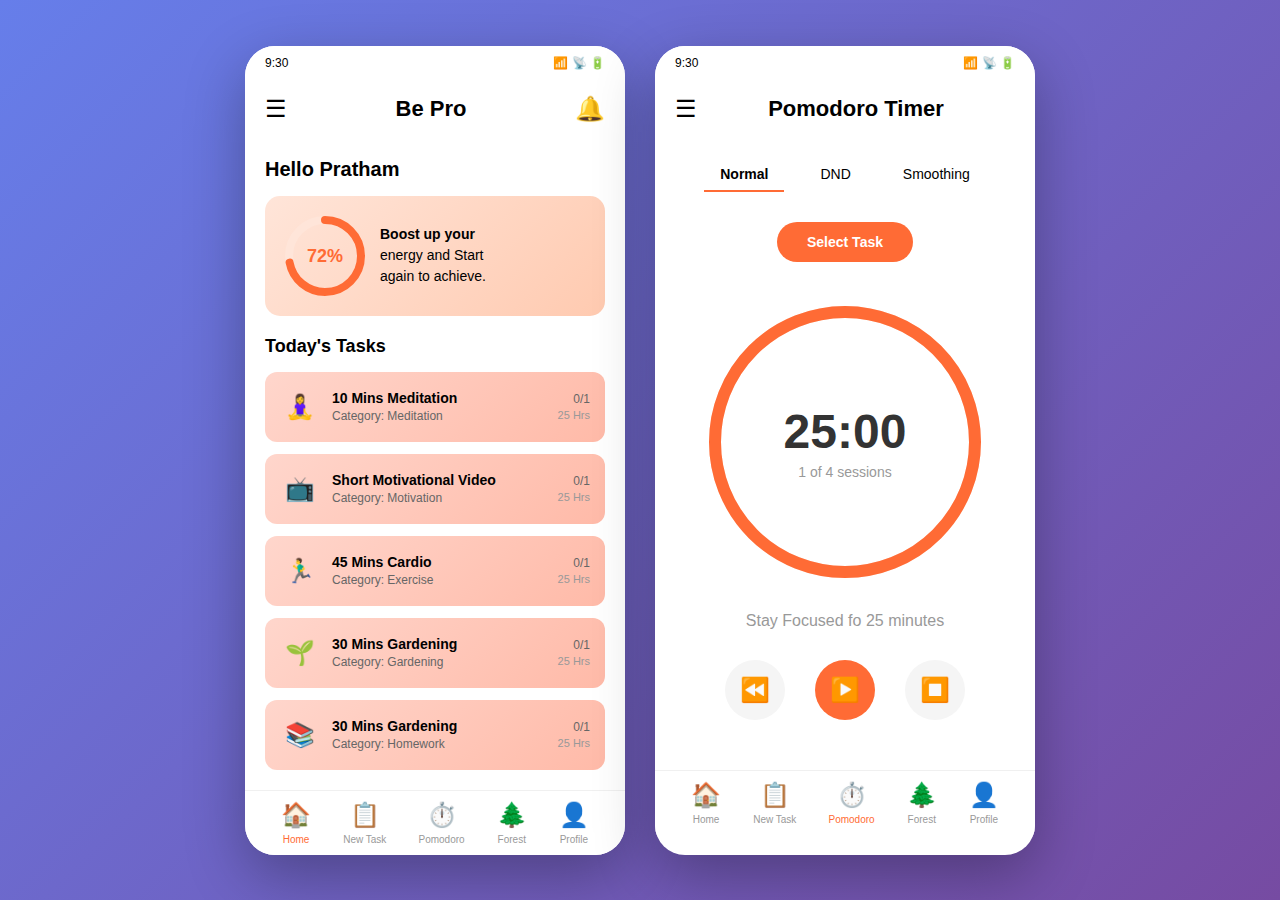
<file: home.html>
<!DOCTYPE html>
<html lang="ar" dir="ltr">
<head>
    <meta charset="UTF-8">
    <meta name="viewport" content="width=device-width, initial-scale=1.0">
    <title>Be Pro - Productivity App</title>
    <style>
        * {
            margin: 0;
            padding: 0;
            box-sizing: border-box;
        }

        body {
            font-family: 'Segoe UI', Tahoma, Geneva, Verdana, sans-serif;
            background: linear-gradient(135deg, #667eea 0%, #764ba2 100%);
            min-height: 100vh;
            display: flex;
            justify-content: center;
            align-items: center;
            padding: 20px;
        }

        .container {
            display: grid;
            grid-template-columns: repeat(auto-fit, minmax(320px, 380px));
            gap: 30px;
            max-width: 1200px;
        }

        .phone {
            background: #fff;
            border-radius: 30px;
            box-shadow: 0 20px 60px rgba(0, 0, 0, 0.3);
            overflow: hidden;
            position: relative;
        }

        .status-bar {
            background: #fff;
            padding: 10px 20px;
            display: flex;
            justify-content: space-between;
            align-items: center;
            font-size: 12px;
        }

        .header {
            background: #fff;
            padding: 15px 20px;
            display: flex;
            justify-content: space-between;
            align-items: center;
        }

        .header h1 {
            font-size: 22px;
            font-weight: 600;
        }

        .menu-icon, .notification-icon {
            font-size: 24px;
            cursor: pointer;
        }

        .notification-icon {
            color: #FF6B35;
        }

        .content {
            padding: 20px;
            min-height: 500px;
        }

        .greeting {
            font-size: 20px;
            font-weight: 600;
            margin-bottom: 15px;
        }

        .progress-card {
            background: linear-gradient(135deg, #FFE5D9 0%, #FFCAB0 100%);
            border-radius: 15px;
            padding: 20px;
            display: flex;
            align-items: center;
            gap: 15px;
            margin-bottom: 20px;
        }

        .progress-circle {
            position: relative;
            width: 80px;
            height: 80px;
        }

        .progress-circle svg {
            transform: rotate(-90deg);
        }

        .progress-circle circle {
            fill: none;
            stroke-width: 8;
        }

        .progress-bg {
            stroke: #FFE5D9;
        }

        .progress-fill {
            stroke: #FF6B35;
            stroke-linecap: round;
            transition: stroke-dashoffset 0.5s ease;
        }

        .progress-text {
            position: absolute;
            top: 50%;
            left: 50%;
            transform: translate(-50%, -50%);
            font-size: 18px;
            font-weight: bold;
            color: #FF6B35;
        }

        .progress-message {
            flex: 1;
            font-size: 14px;
            line-height: 1.5;
        }

        .section-title {
            font-size: 18px;
            font-weight: 600;
            margin-bottom: 15px;
        }

        .task-list {
            display: flex;
            flex-direction: column;
            gap: 12px;
        }

        .task-item {
            background: linear-gradient(135deg, #FFD6CC 0%, #FFBAA8 100%);
            border-radius: 12px;
            padding: 15px;
            display: flex;
            align-items: center;
            gap: 12px;
            cursor: pointer;
            transition: transform 0.2s, box-shadow 0.2s;
        }

        .task-item:hover {
            transform: translateY(-2px);
            box-shadow: 0 5px 15px rgba(0, 0, 0, 0.1);
        }

        .task-icon {
            width: 40px;
            height: 40px;
            border-radius: 8px;
            display: flex;
            align-items: center;
            justify-content: center;
            font-size: 24px;
        }

        .task-info {
            flex: 1;
        }

        .task-title {
            font-weight: 600;
            font-size: 14px;
            margin-bottom: 3px;
        }

        .task-category {
            font-size: 12px;
            color: #666;
        }

        .task-status {
            display: flex;
            flex-direction: column;
            align-items: flex-end;
            gap: 3px;
        }

        .task-progress {
            font-size: 12px;
            color: #666;
        }

        .task-points {
            font-size: 11px;
            color: #999;
        }

        .bottom-nav {
            background: #fff;
            padding: 10px 20px;
            display: flex;
            justify-content: space-around;
            border-top: 1px solid #f0f0f0;
        }

        .nav-item {
            display: flex;
            flex-direction: column;
            align-items: center;
            gap: 5px;
            cursor: pointer;
            transition: color 0.2s;
        }

        .nav-item.active {
            color: #FF6B35;
        }

        .nav-item:not(.active) {
            color: #999;
        }

        .nav-icon {
            font-size: 24px;
        }

        .nav-label {
            font-size: 10px;
        }

        /* Pomodoro Timer Styles */
        .timer-header {
            display: flex;
            justify-content: center;
            gap: 20px;
            margin-bottom: 30px;
        }

        .timer-mode {
            padding: 8px 16px;
            border: none;
            background: transparent;
            cursor: pointer;
            font-size: 14px;
            border-bottom: 2px solid transparent;
            transition: all 0.3s;
        }

        .timer-mode.active {
            border-bottom-color: #FF6B35;
            font-weight: 600;
        }

        .select-task-btn {
            background: #FF6B35;
            color: white;
            border: none;
            padding: 12px 30px;
            border-radius: 25px;
            font-size: 14px;
            font-weight: 600;
            cursor: pointer;
            margin: 0 auto 40px;
            display: block;
        }

        .timer-circle-container {
            display: flex;
            justify-content: center;
            align-items: center;
            margin-bottom: 30px;
        }

        .timer-circle {
            position: relative;
            width: 280px;
            height: 280px;
        }

        .timer-circle svg {
            transform: rotate(-90deg);
        }

        .timer-circle circle {
            fill: none;
            stroke-width: 12;
        }

        .timer-bg {
            stroke: #FFE5D9;
        }

        .timer-fill {
            stroke: #FF6B35;
            stroke-linecap: round;
            transition: stroke-dashoffset 1s linear;
        }

        .timer-display {
            position: absolute;
            top: 50%;
            left: 50%;
            transform: translate(-50%, -50%);
            text-align: center;
        }

        .timer-time {
            font-size: 48px;
            font-weight: bold;
            color: #333;
        }

        .timer-session {
            font-size: 14px;
            color: #999;
            margin-top: 5px;
        }

        .timer-message {
            text-align: center;
            color: #999;
            margin-bottom: 30px;
        }

        .timer-controls {
            display: flex;
            justify-content: center;
            gap: 30px;
            margin-bottom: 30px;
        }

        .control-btn {
            width: 60px;
            height: 60px;
            border: none;
            border-radius: 50%;
            background: #f5f5f5;
            cursor: pointer;
            display: flex;
            align-items: center;
            justify-content: center;
            font-size: 24px;
            transition: background 0.2s;
        }

        .control-btn:hover {
            background: #e0e0e0;
        }

        .control-btn.play {
            background: #FF6B35;
            color: white;
        }

        .control-btn.play:hover {
            background: #e55a2b;
        }
    </style>
</head>
<body>
    <div class="container">
        <!-- Home Screen -->
        <div class="phone">
            <div class="status-bar">
                <span>9:30</span>
                <span>📶 📡 🔋</span>
            </div>
            <div class="header">
                <span class="menu-icon">☰</span>
                <h1>Be Pro</h1>
                <span class="notification-icon">🔔</span>
            </div>
            <div class="content">
                <div class="greeting">Hello Pratham</div>
                
                <div class="progress-card">
                    <div class="progress-circle">
                        <svg width="80" height="80">
                            <circle class="progress-bg" cx="40" cy="40" r="36"></circle>
                            <circle class="progress-fill" cx="40" cy="40" r="36" 
                                    style="stroke-dasharray: 226; stroke-dashoffset: 63.28;"></circle>
                        </svg>
                        <div class="progress-text">72%</div>
                    </div>
                    <div class="progress-message">
                        <strong>Boost up your</strong><br>
                        energy and Start<br>
                        again to achieve.
                    </div>
                </div>

                <div class="section-title">Today's Tasks</div>
                
                <div class="task-list">
                    <div class="task-item">
                        <div class="task-icon">🧘‍♀️</div>
                        <div class="task-info">
                            <div class="task-title">10 Mins Meditation</div>
                            <div class="task-category">Category: Meditation</div>
                        </div>
                        <div class="task-status">
                            <div class="task-progress">0/1</div>
                            <div class="task-points">25 Hrs</div>
                        </div>
                    </div>

                    <div class="task-item">
                        <div class="task-icon">📺</div>
                        <div class="task-info">
                            <div class="task-title">Short Motivational Video</div>
                            <div class="task-category">Category: Motivation</div>
                        </div>
                        <div class="task-status">
                            <div class="task-progress">0/1</div>
                            <div class="task-points">25 Hrs</div>
                        </div>
                    </div>

                    <div class="task-item">
                        <div class="task-icon">🏃‍♂️</div>
                        <div class="task-info">
                            <div class="task-title">45 Mins Cardio</div>
                            <div class="task-category">Category: Exercise</div>
                        </div>
                        <div class="task-status">
                            <div class="task-progress">0/1</div>
                            <div class="task-points">25 Hrs</div>
                        </div>
                    </div>

                    <div class="task-item">
                        <div class="task-icon">🌱</div>
                        <div class="task-info">
                            <div class="task-title">30 Mins Gardening</div>
                            <div class="task-category">Category: Gardening</div>
                        </div>
                        <div class="task-status">
                            <div class="task-progress">0/1</div>
                            <div class="task-points">25 Hrs</div>
                        </div>
                    </div>

                    <div class="task-item">
                        <div class="task-icon">📚</div>
                        <div class="task-info">
                            <div class="task-title">30 Mins Gardening</div>
                            <div class="task-category">Category: Homework</div>
                        </div>
                        <div class="task-status">
                            <div class="task-progress">0/1</div>
                            <div class="task-points">25 Hrs</div>
                        </div>
                    </div>
                </div>
            </div>
            <div class="bottom-nav">
                <div class="nav-item active">
                    <div class="nav-icon">🏠</div>
                    <div class="nav-label">Home</div>
                </div>
                <div class="nav-item">
                    <div class="nav-icon">📋</div>
                    <div class="nav-label">New Task</div>
                </div>
                <div class="nav-item">
                    <div class="nav-icon">⏱️</div>
                    <div class="nav-label">Pomodoro</div>
                </div>
                <div class="nav-item">
                    <div class="nav-icon">🌲</div>
                    <div class="nav-label">Forest</div>
                </div>
                <div class="nav-item">
                    <div class="nav-icon">👤</div>
                    <div class="nav-label">Profile</div>
                </div>
            </div>
        </div>

        <!-- Pomodoro Timer Screen -->
        <div class="phone">
            <div class="status-bar">
                <span>9:30</span>
                <span>📶 📡 🔋</span>
            </div>
            <div class="header">
                <span class="menu-icon">☰</span>
                <h1>Pomodoro Timer</h1>
                <span></span>
            </div>
            <div class="content">
                <div class="timer-header">
                    <button class="timer-mode active">Normal</button>
                    <button class="timer-mode">DND</button>
                    <button class="timer-mode">Smoothing</button>
                </div>

                <button class="select-task-btn">Select Task</button>

                <div class="timer-circle-container">
                    <div class="timer-circle">
                        <svg width="280" height="280">
                            <circle class="timer-bg" cx="140" cy="140" r="130"></circle>
                            <circle class="timer-fill" cx="140" cy="140" r="130" 
                                    style="stroke-dasharray: 817; stroke-dashoffset: 0;"></circle>
                        </svg>
                        <div class="timer-display">
                            <div class="timer-time">25:00</div>
                            <div class="timer-session">1 of 4 sessions</div>
                        </div>
                    </div>
                </div>

                <div class="timer-message">Stay Focused fo 25 minutes</div>

                <div class="timer-controls">
                    <button class="control-btn">⏪</button>
                    <button class="control-btn play" id="playBtn">▶️</button>
                    <button class="control-btn">⏹️</button>
                </div>
            </div>
            <div class="bottom-nav">
                <div class="nav-item">
                    <div class="nav-icon">🏠</div>
                    <div class="nav-label">Home</div>
                </div>
                <div class="nav-item">
                    <div class="nav-icon">📋</div>
                    <div class="nav-label">New Task</div>
                </div>
                <div class="nav-item active">
                    <div class="nav-icon">⏱️</div>
                    <div class="nav-label">Pomodoro</div>
                </div>
                <div class="nav-item">
                    <div class="nav-icon">🌲</div>
                    <div class="nav-label">Forest</div>
                </div>
                <div class="nav-item">
                    <div class="nav-icon">👤</div>
                    <div class="nav-label">Profile</div>
                </div>
            </div>
        </div>
    </div>

    <script>
        // Pomodoro Timer Functionality
        let timerMinutes = 25;
        let timerSeconds = 0;
        let timerInterval;
        let isRunning = false;

        const playBtn = document.getElementById('playBtn');
        const timerDisplay = document.querySelector('.timer-time');
        const timerFill = document.querySelector('.timer-fill');
        const totalSeconds = 25 * 60;
        const circumference = 2 * Math.PI * 130;

        playBtn.addEventListener('click', function() {
            if (!isRunning) {
                startTimer();
                playBtn.innerHTML = '⏸️';
                isRunning = true;
            } else {
                pauseTimer();
                playBtn.innerHTML = '▶️';
                isRunning = false;
            }
        });

        function startTimer() {
            timerInterval = setInterval(function() {
                if (timerSeconds === 0) {
                    if (timerMinutes === 0) {
                        clearInterval(timerInterval);
                        alert('Time is up! Great work! 🎉');
                        resetTimer();
                        return;
                    }
                    timerMinutes--;
                    timerSeconds = 59;
                } else {
                    timerSeconds--;
                }
                updateDisplay();
                updateCircle();
            }, 1000);
        }

        function pauseTimer() {
            clearInterval(timerInterval);
        }

        function resetTimer() {
            timerMinutes = 25;
            timerSeconds = 0;
            isRunning = false;
            playBtn.innerHTML = '▶️';
            updateDisplay();
            updateCircle();
        }

        function updateDisplay() {
            const mins = timerMinutes.toString().padStart(2, '0');
            const secs = timerSeconds.toString().padStart(2, '0');
            timerDisplay.textContent = `${mins}:${secs}`;
        }

        function updateCircle() {
            const currentSeconds = timerMinutes * 60 + timerSeconds;
            const progress = currentSeconds / totalSeconds;
            const offset = circumference * (1 - progress);
            timerFill.style.strokeDashoffset = offset;
        }

        // Task item click functionality
        document.querySelectorAll('.task-item').forEach(item => {
            item.addEventListener('click', function() {
                this.style.opacity = '0.7';
                setTimeout(() => {
                    this.style.opacity = '1';
                }, 200);
            });
        });

        // Navigation functionality
        document.querySelectorAll('.nav-item').forEach(item => {
            item.addEventListener('click', function() {
                const parent = this.closest('.bottom-nav');
                parent.querySelectorAll('.nav-item').forEach(nav => {
                    nav.classList.remove('active');
                });
                this.classList.add('active');
            });
        });
    </script>
</body>
</html>
</file>
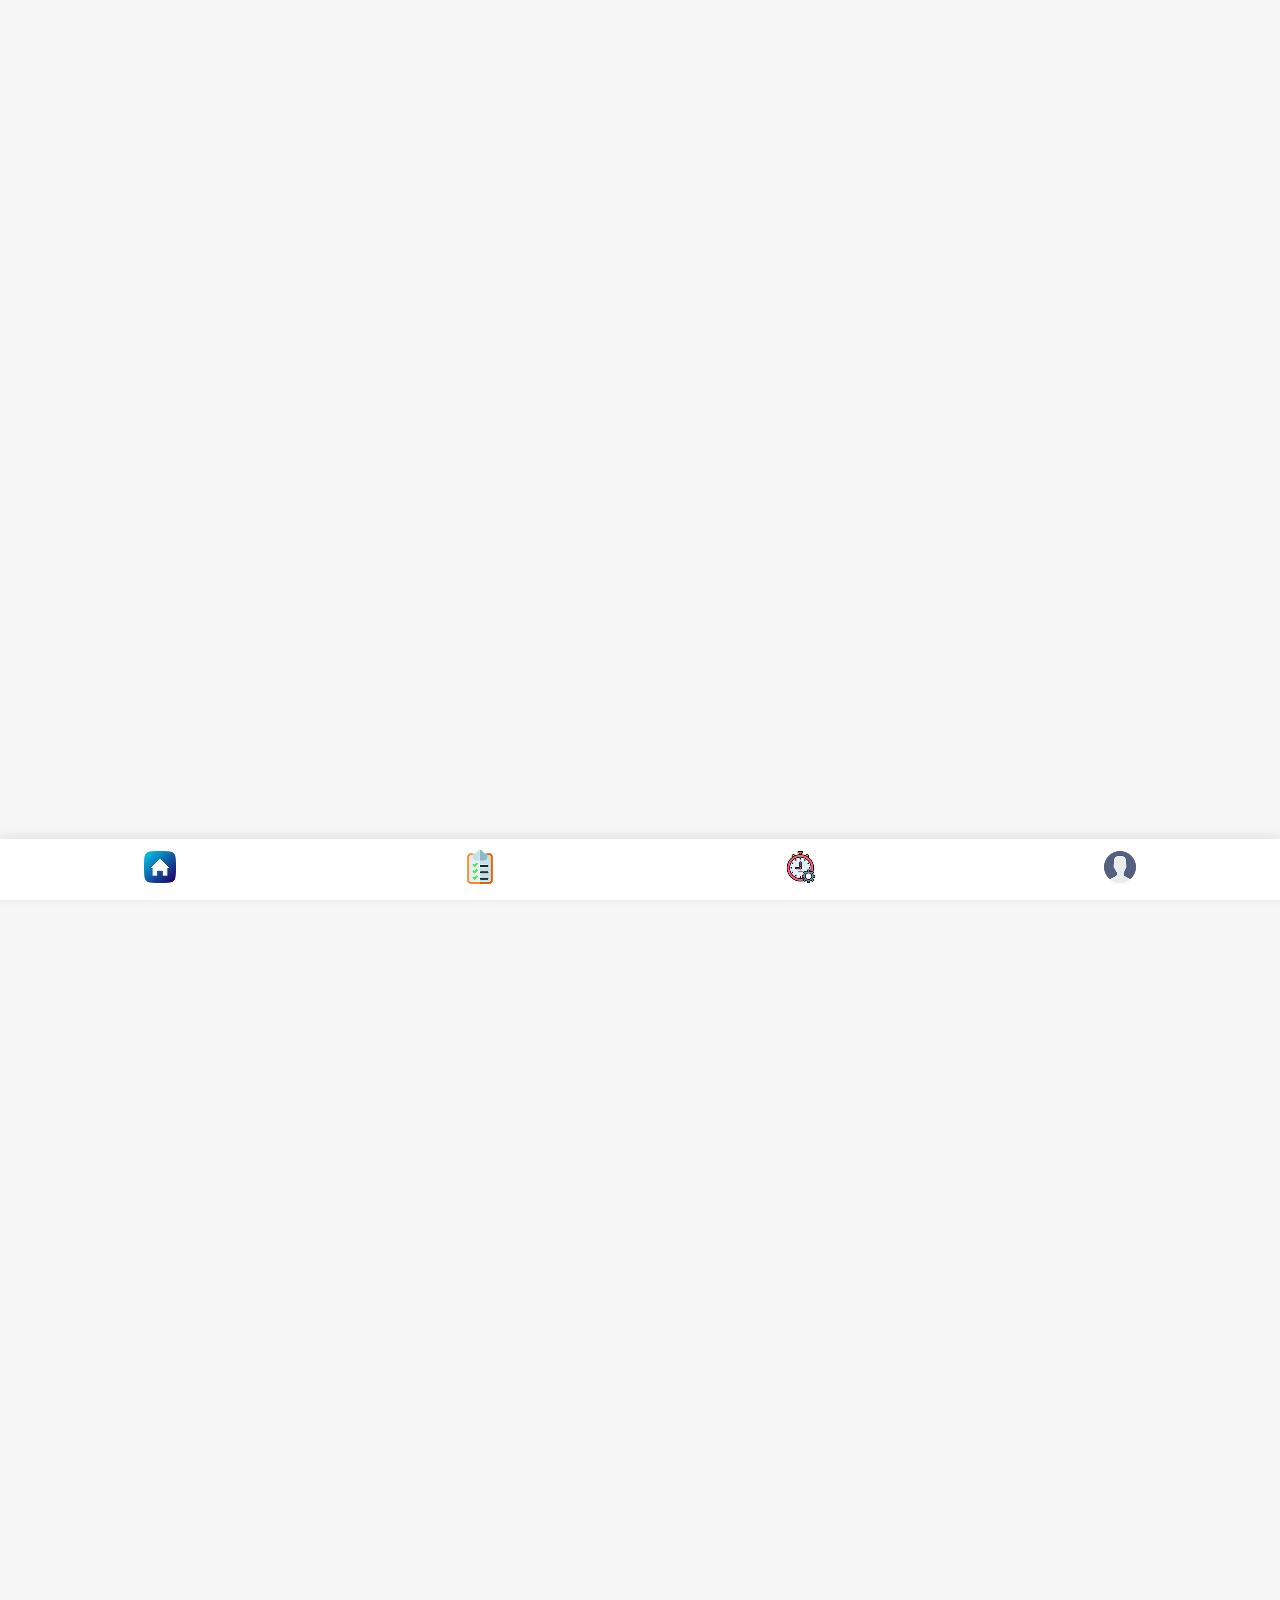
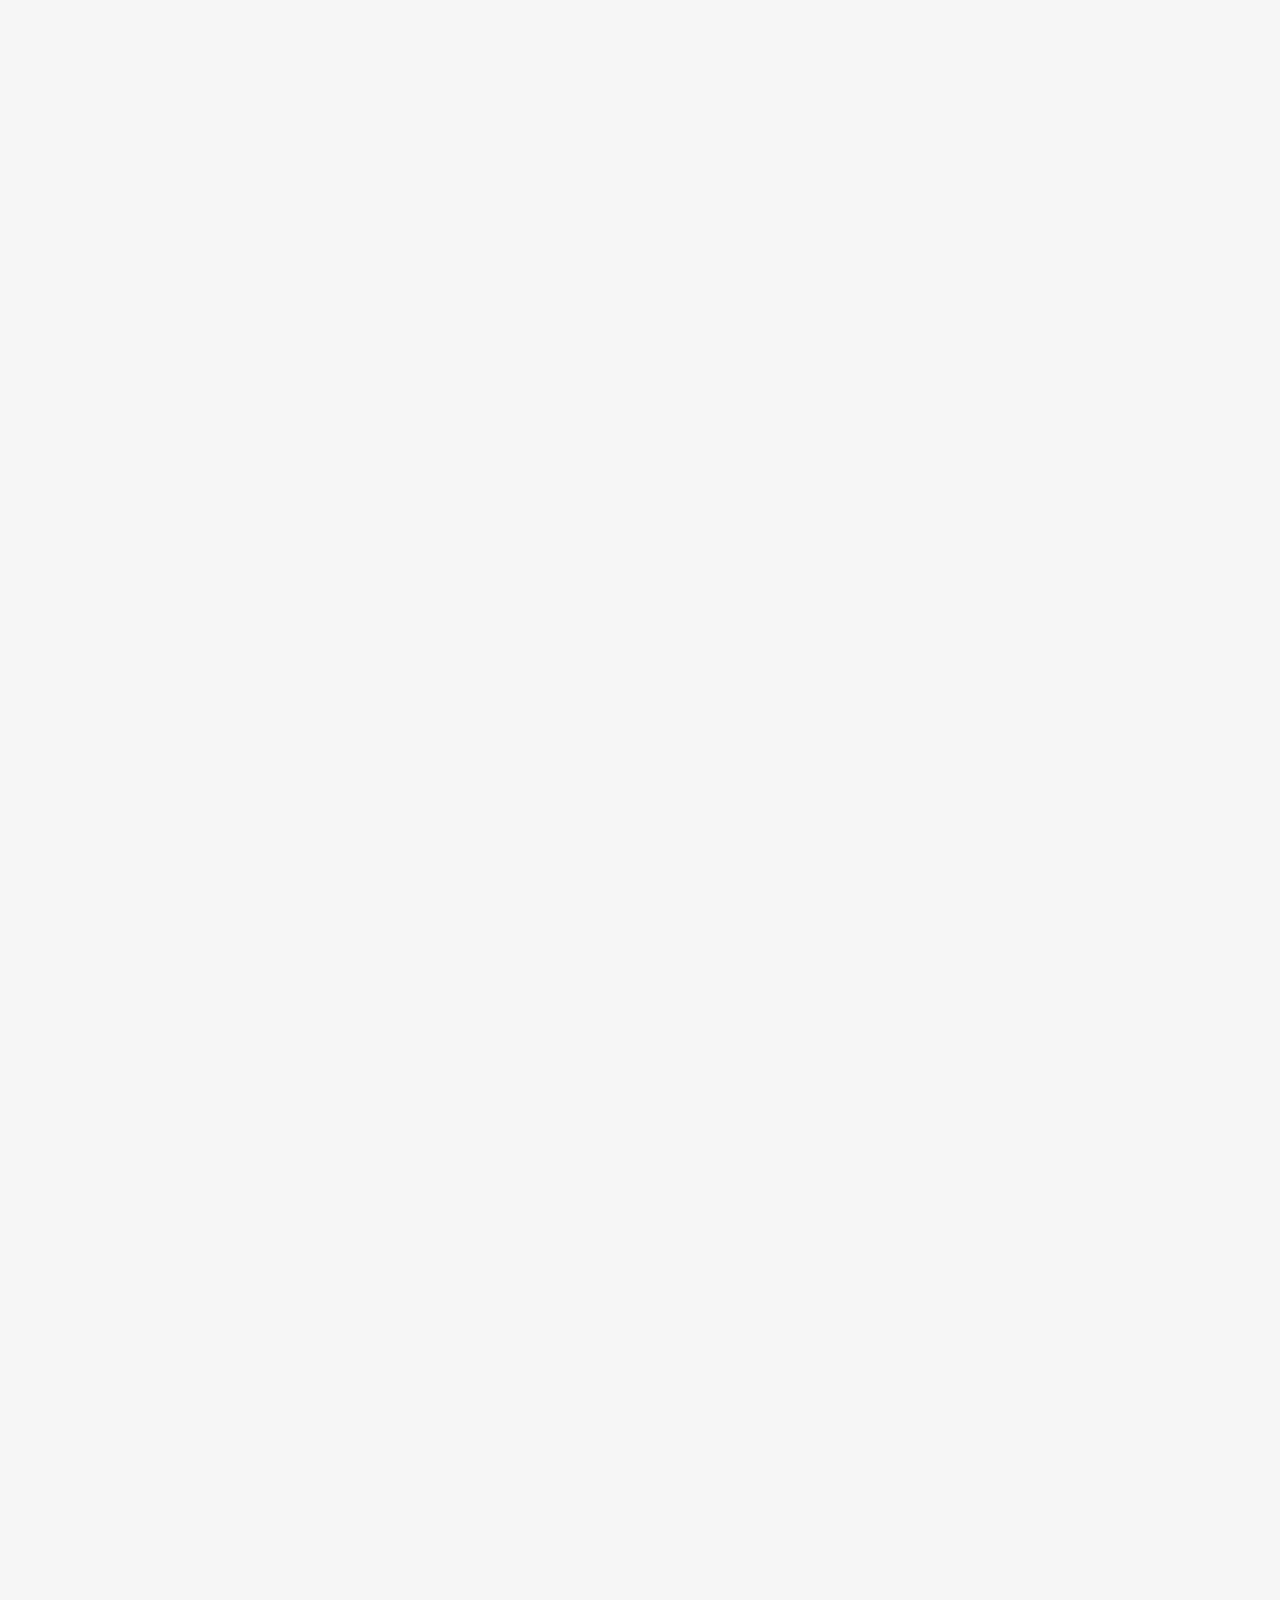
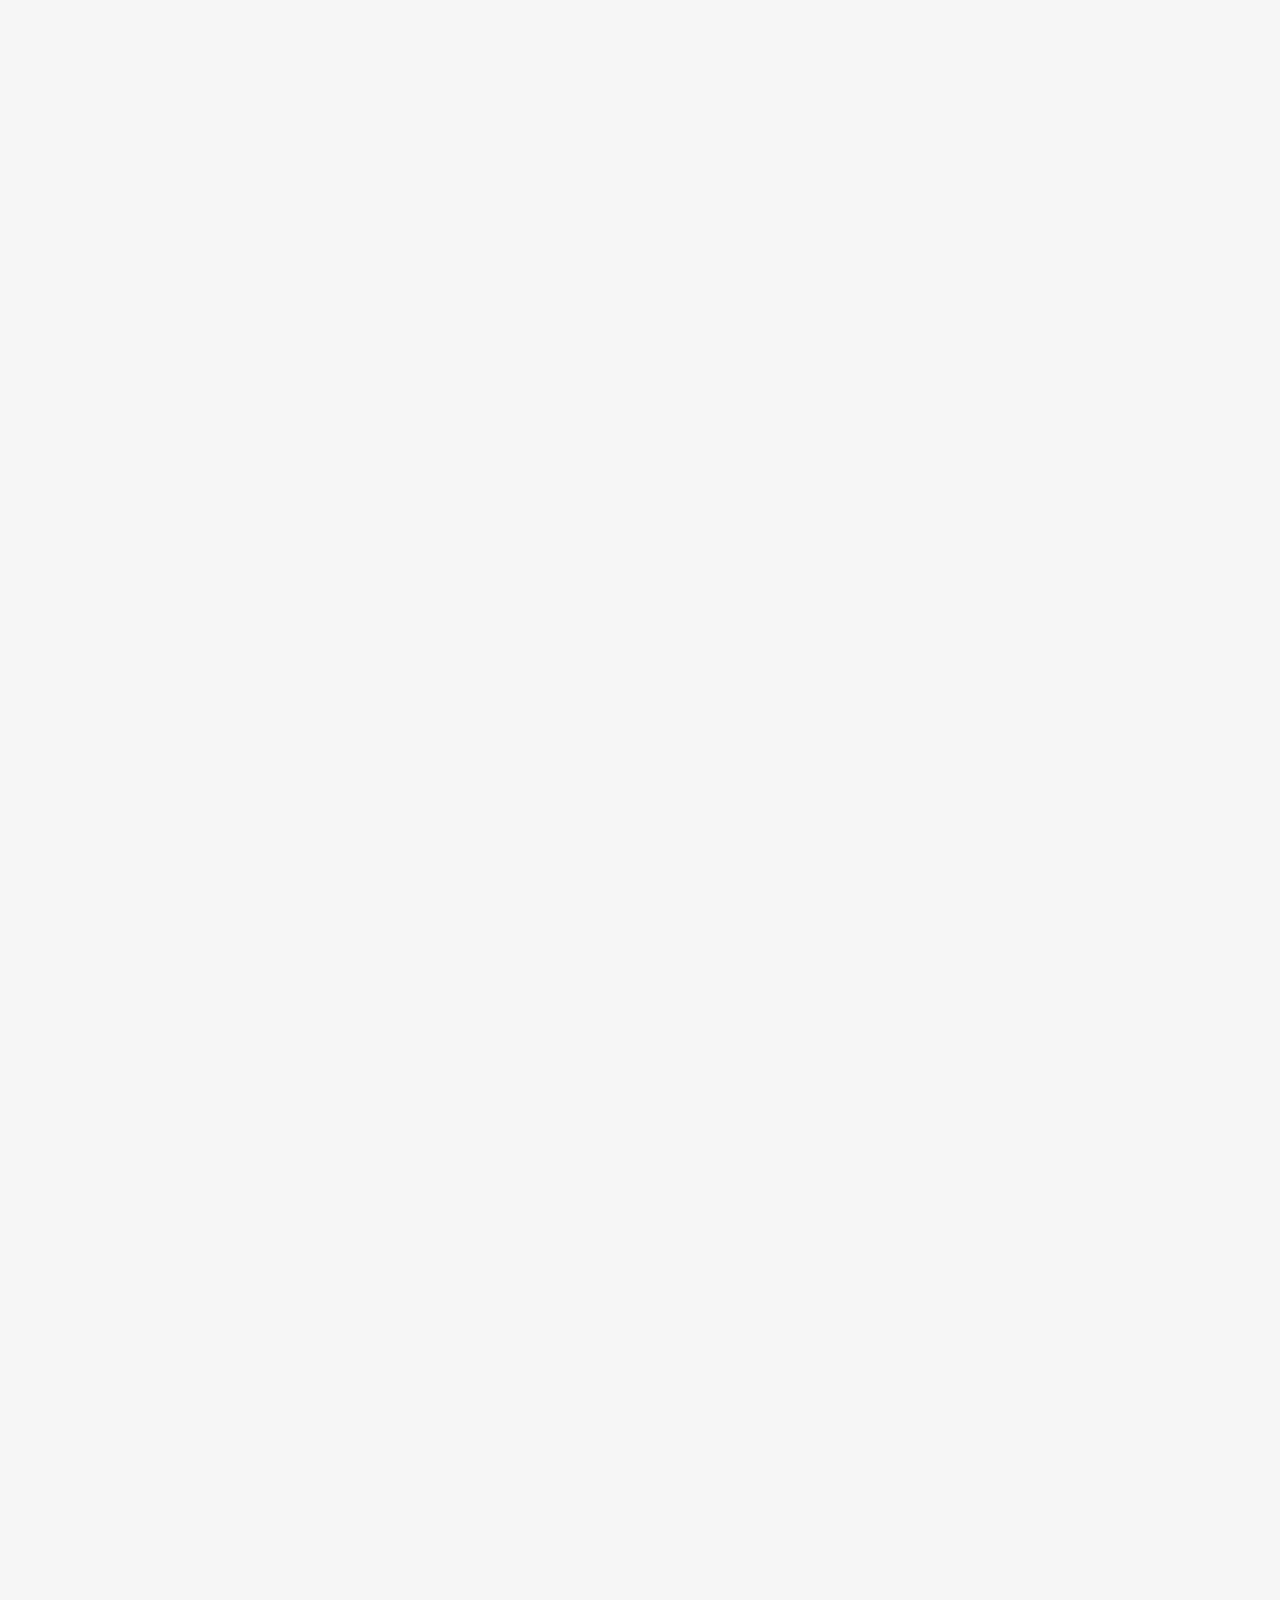
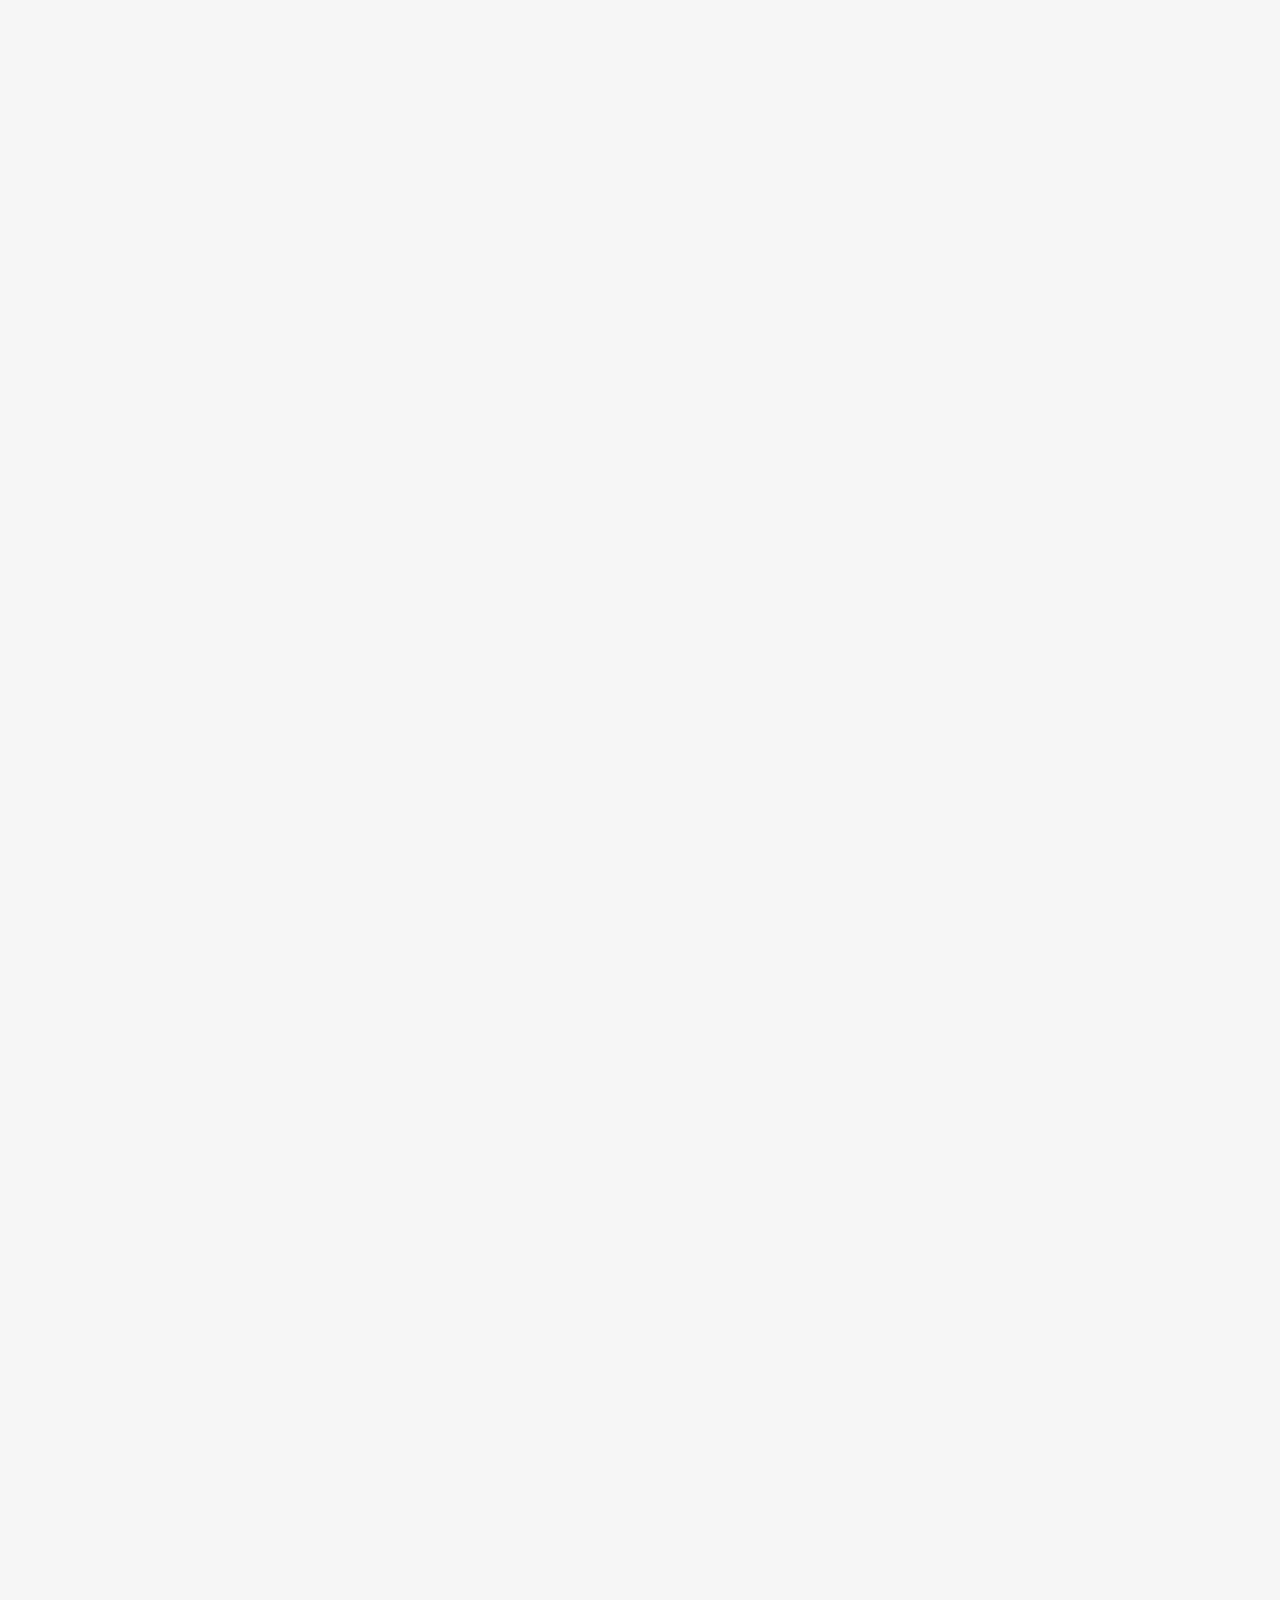
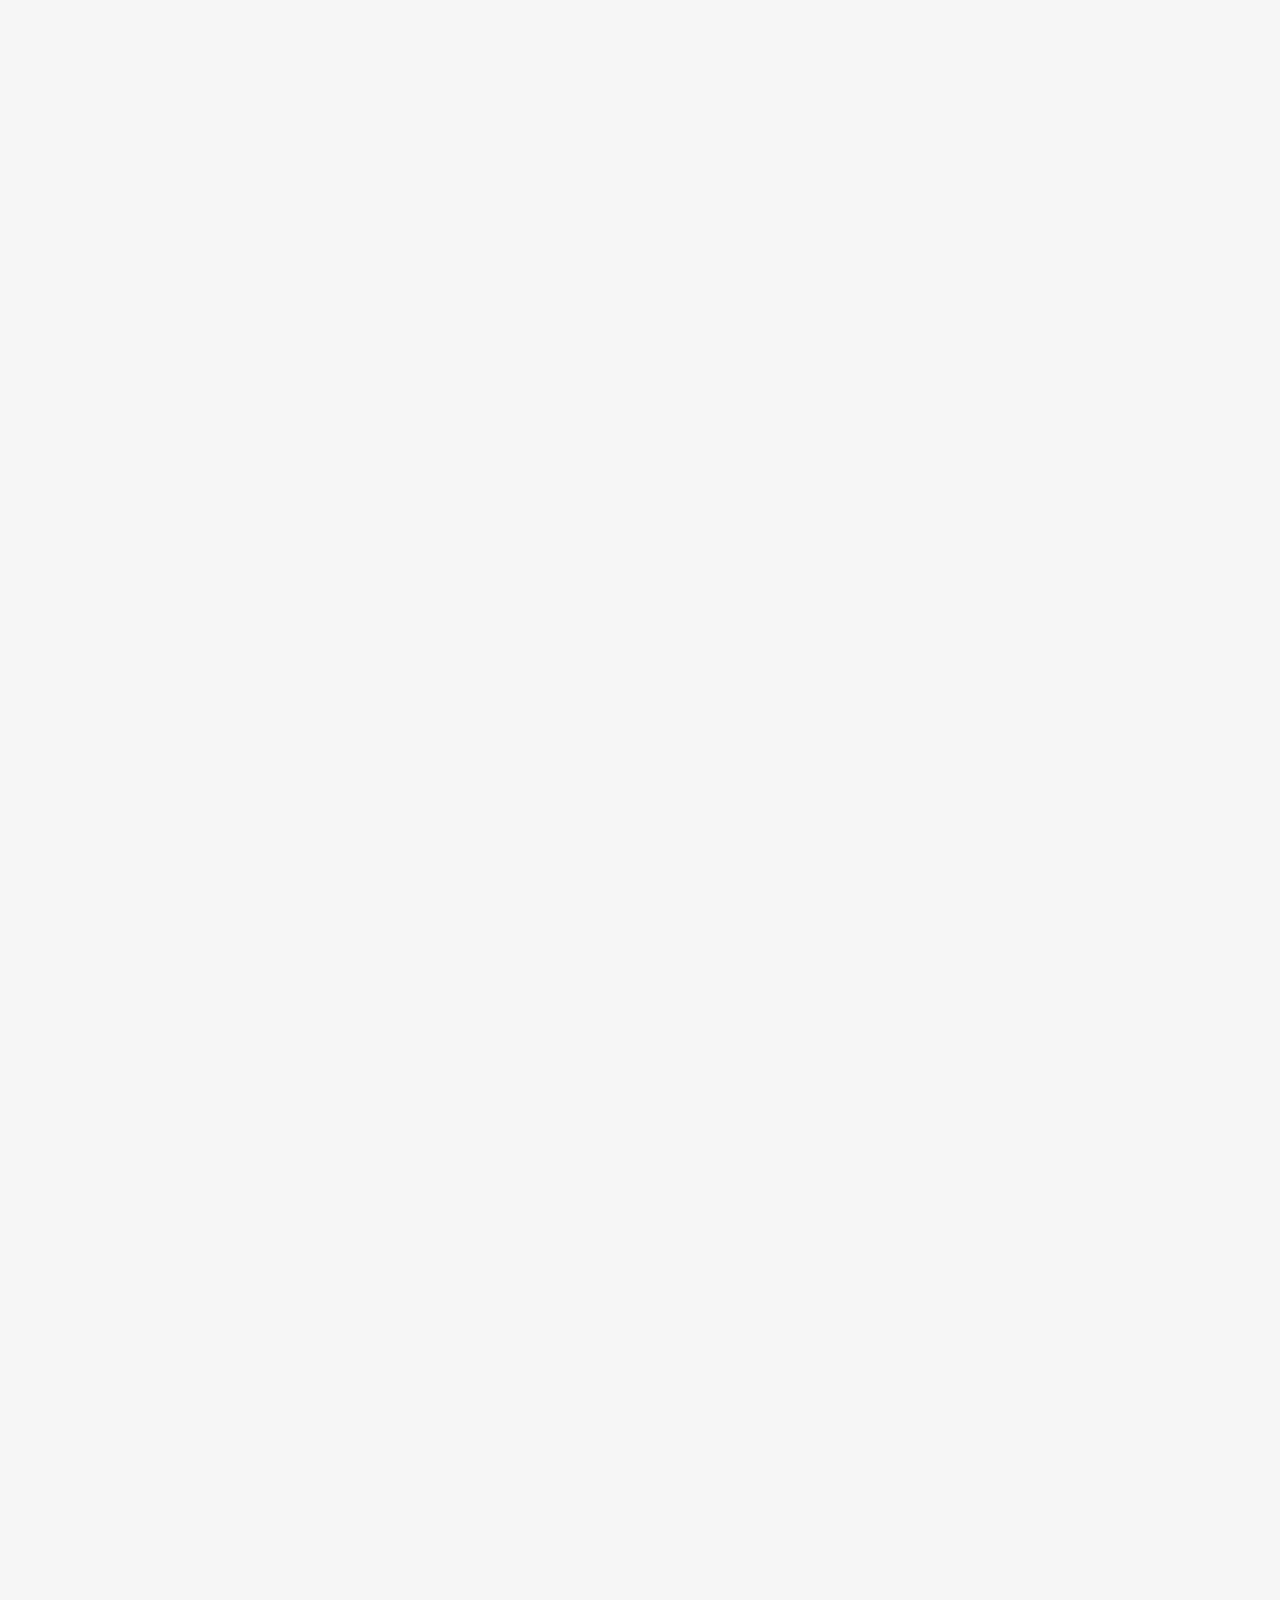
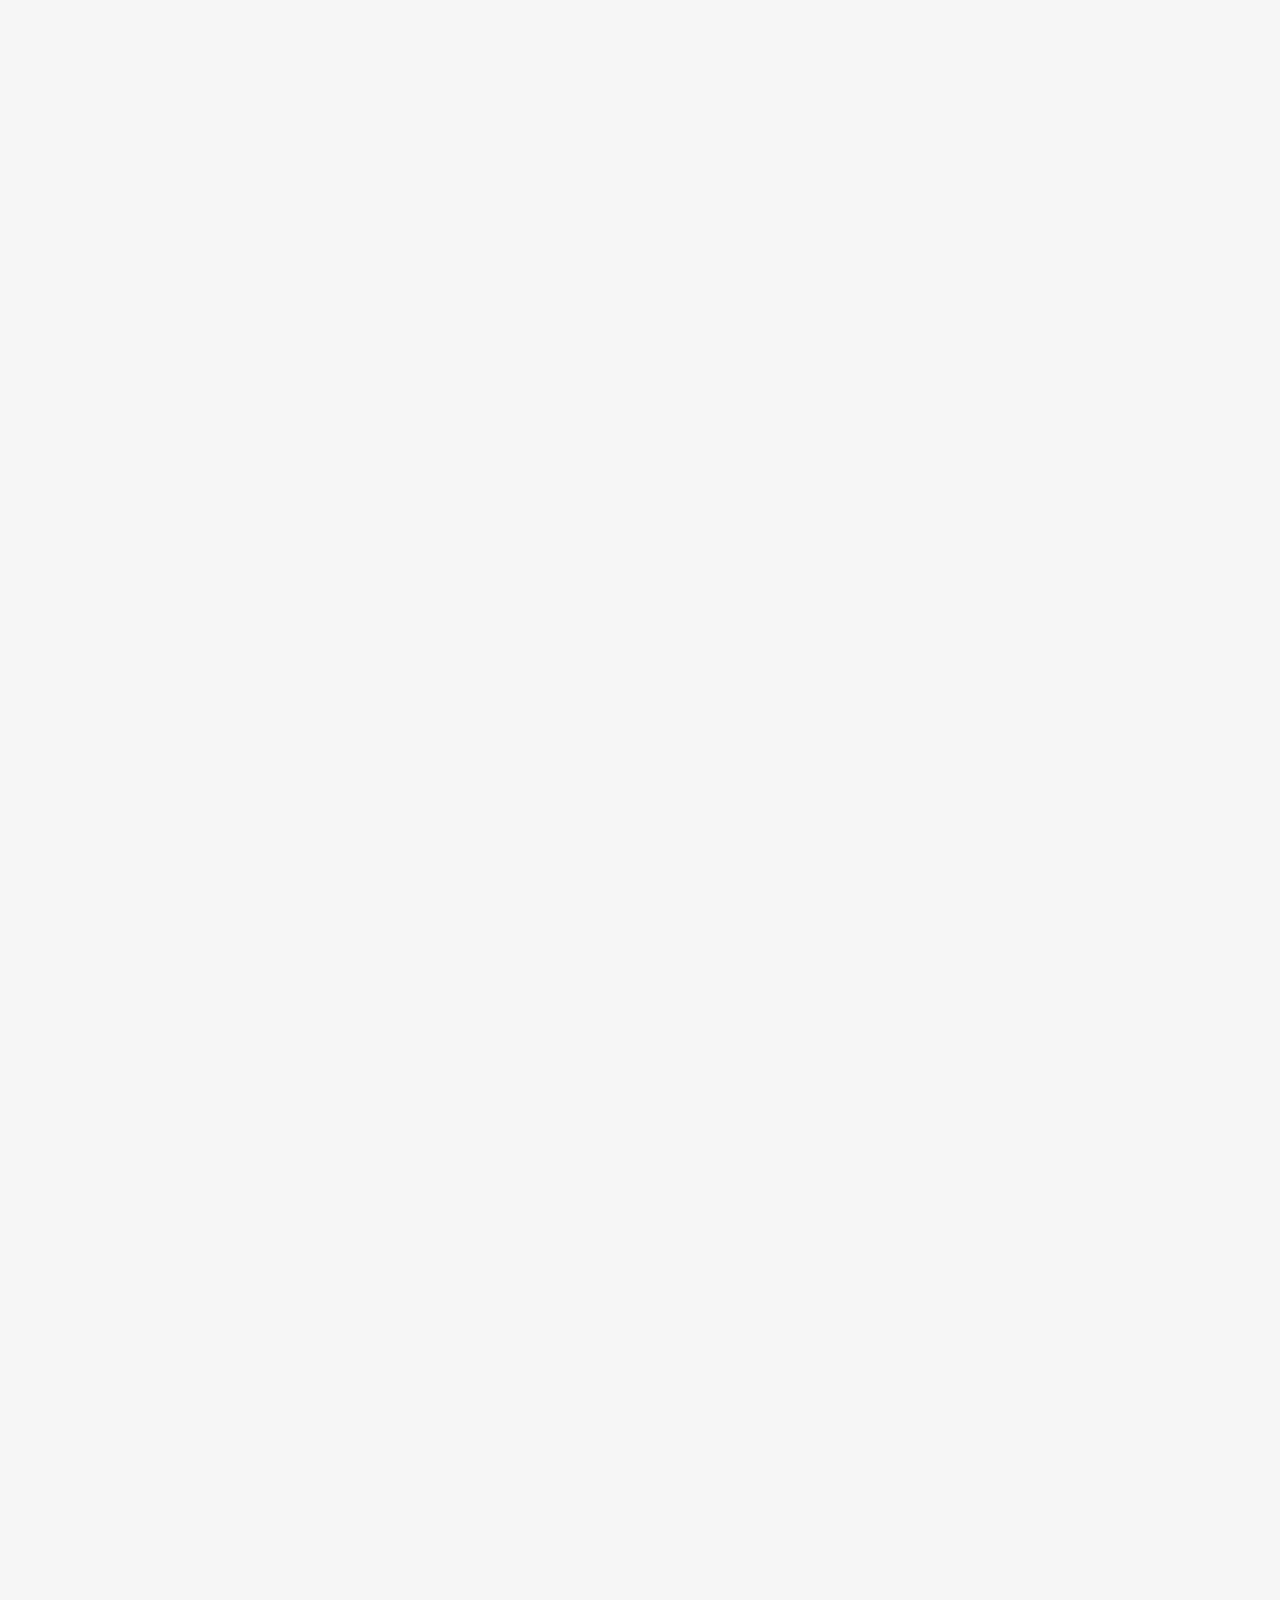
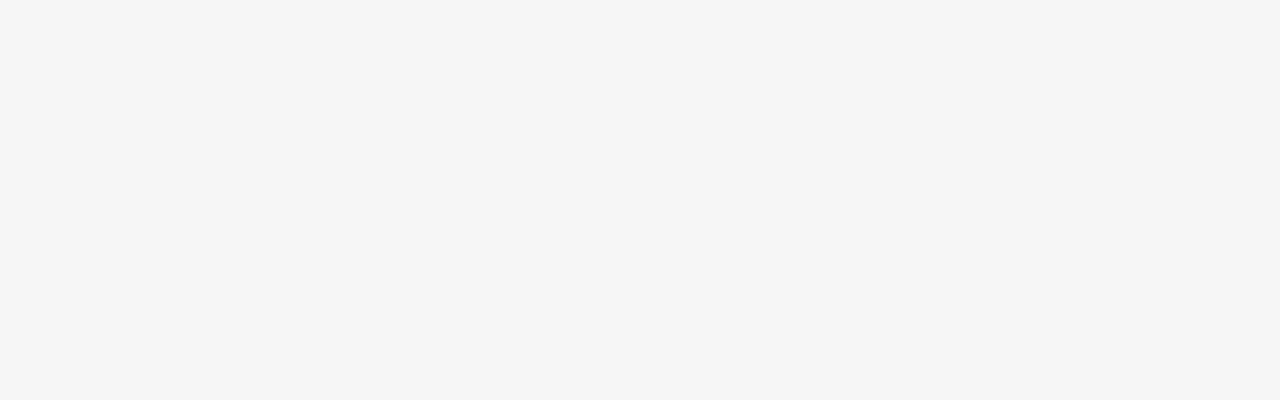
<file: promodor.html>
<!DOCTYPE html>
<html lang="en">
<head>
    <meta charset="UTF-8">
    <meta name="viewport" content="width=device-width, initial-scale=1.0">
    <title>Document</title>
    <link rel="stylesheet" href="style.css">
</head>
<body>
    <header>

    </header>
    <main>

    </main>
    <nav>
  <nav class="bottom-nav">
    <button><img src="images/image 1.png" alt="Home"></button>
    <button><img src="images/image 2 (3).png" alt="add"></button>
    <button><img src="images/image 3 (1).png" alt="promodor"></button>
    <button><img src="images/image 4 (2).png" alt="profile"></button>
  </nav>
    </nav>
</body>
</html>
</file>
<file: style.css>
body {
  margin: 0;
  font-family: Arial, sans-serif;
  background: #f6f6f6;
  height: 10000px;
}
.all{
    width: 100%;
    height:100px;
    display:flex ;
    justify-content: space-between;
    align-items: center;
    
}
.left{
    cursor: pointer;
    margin-left: 20px;
}
.right{
    cursor: pointer;
    margin-right: 20px;
}
.header {
  background: #ff7a18;
  color: white;
  padding: 20px;
  border-radius: 22px;
    display: flex;
  flex-direction: row;
  gap: 30%;
}
.icon{
    display: flex;
    width: 15%;
}
.progress {
  background: white;
  color: #ff7a18;
  width: 120px;
  height: 120px;
  border-radius: 50%;
  display: flex;
  align-items: center;
  justify-content: center;
  font-weight: bold;
  border-width: 10px;
  border-color: #FFE2D0;
  

}
.header h2{
    
    display: flex;
    align-items: center;
    font-size: x-large;
}

.tasks {
gap: 20%;
  padding: 15px;
  
}

.task {
  background: #ffe2d0;
  padding: 15px;
  border-radius: 15px;
  margin-bottom: 10px;
  
  
}
.red{
    display: flex;
    width: 100%;
    justify-content: space-between;
}
.details{
    display: flex;
    justify-content: space-between;
}

.bottom-nav {
  position: fixed;
  bottom: 0;
  width: 100%;
  background: white;
  display: flex;
  justify-content: space-around;
  padding: 10px 0;
  box-shadow: 0 -2px 10px rgba(0,0,0,0.1);
}

.bottom-nav button {
  background: none;
  border: none;
  font-size: 20px;
}
.supprimer{
  width: 80px;
  height: 25px;
  border-radius: 22px;
  background-color: blueviolet;
  color: white;

}
</file>
